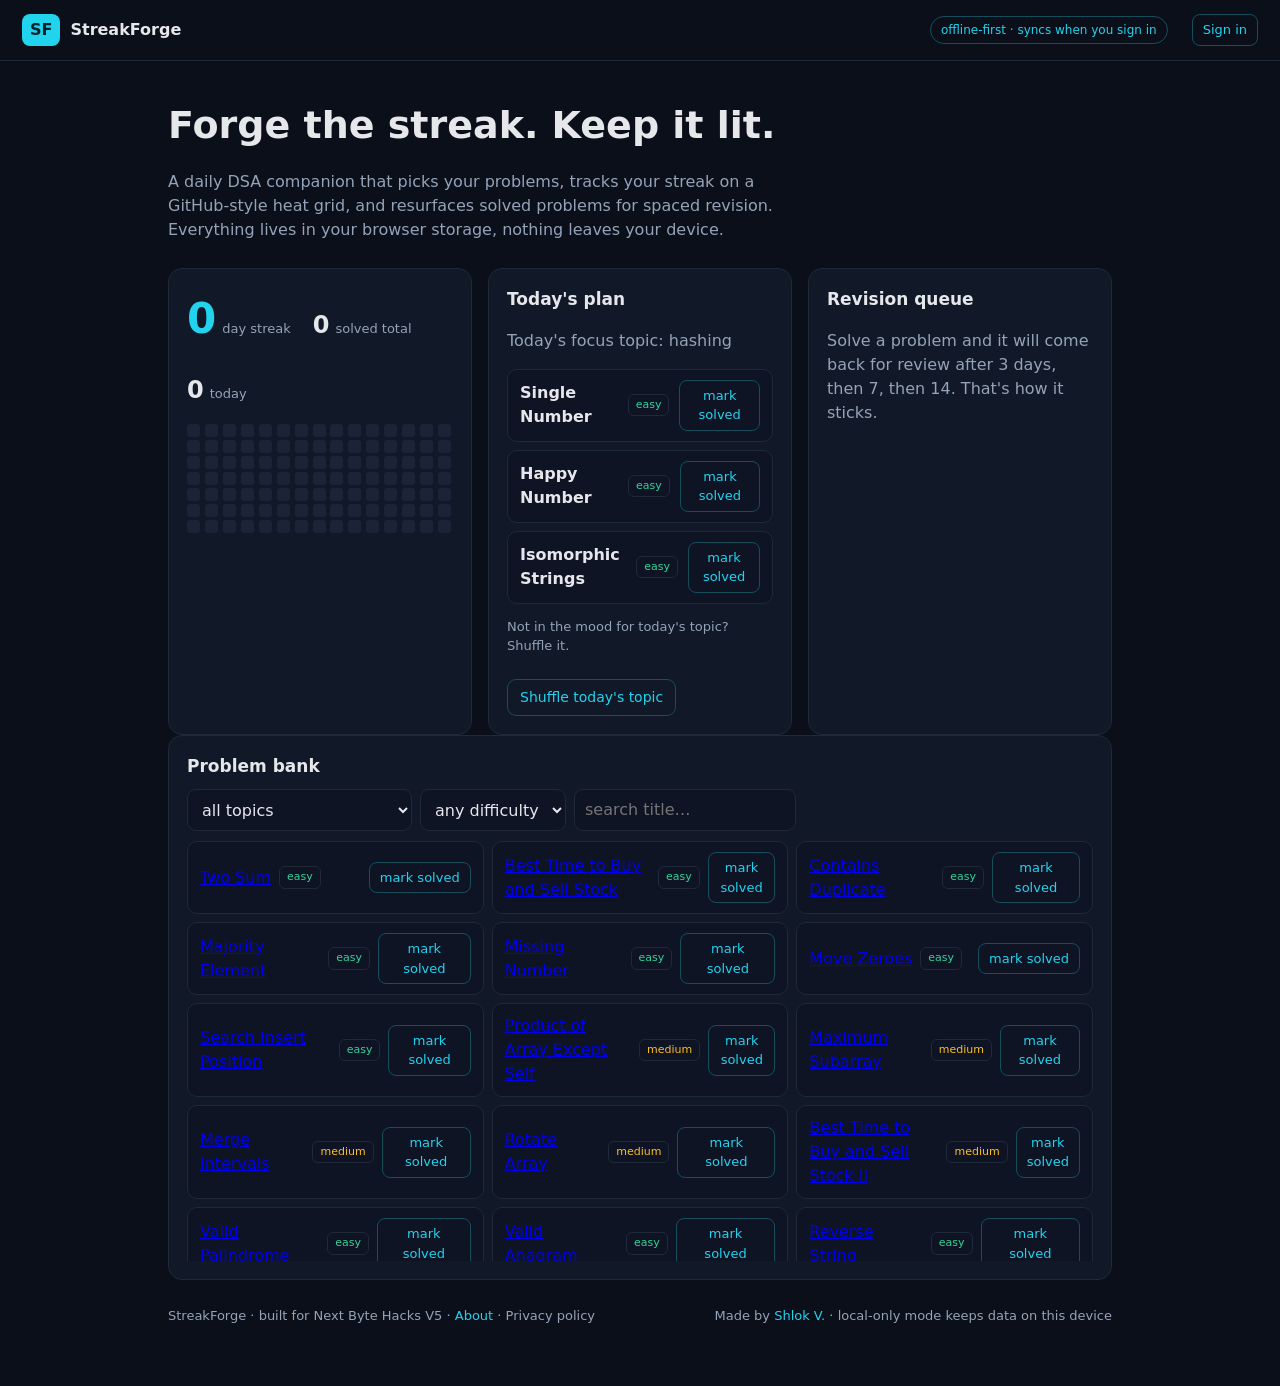
<file: index.html>
<!DOCTYPE html>
<html lang="en">
<head>
<meta charset="utf-8">
<meta name="viewport" content="width=device-width, initial-scale=1">
<title>StreakForge · DSA streak companion</title>
<meta name="description" content="Offline-first DSA streak companion: daily problem picks, a contribution-style heatmap and a spaced-repetition revision queue. All data stays on your device.">
<meta name="theme-color" content="#0b0f19">
<link rel="manifest" href="manifest.json">
<link rel="icon" href="icon.svg" type="image/svg+xml">
<link rel="stylesheet" href="styles.css">
</head>
<body>
<header>
  <span class="logo">SF</span>
  <span class="name">StreakForge</span>
  <span id="engine-badge" class="badge">offline-first · syncs when you sign in</span>
  <nav id="account" class="acct"></nav>
</header>
<main>
  <h1>Forge the streak. Keep it lit.</h1>
  <p class="sub">A daily DSA companion that picks your problems, tracks your streak on a GitHub-style heat grid, and resurfaces solved problems for spaced revision. Everything lives in your browser storage, nothing leaves your device.</p>

  <section class="grid">
    <div class="card" id="streak-card">
      <div class="kpi">
        <div><span id="streak" class="big">0</span><span class="unit">day streak</span></div>
        <div><span id="total-solved" class="mid">0</span><span class="unit">solved total</span></div>
        <div><span id="today-count" class="mid">0</span><span class="unit">today</span></div>
      </div>
      <div id="heatmap" class="heat" aria-label="last 15 weeks of activity"></div>
    </div>

    <div class="card">
      <h2>Today's plan</h2>
      <p id="plan-topic" class="muted"></p>
      <ul id="plan-list" class="plan"></ul>
      <p class="muted small">Not in the mood for today's topic? Shuffle it.</p>
      <button id="shuffle" class="ghost">Shuffle today's topic</button>
    </div>

    <div class="card">
      <h2>Revision queue</h2>
      <p id="rev-empty" class="muted">Solve a problem and it will come back for review after 3 days, then 7, then 14. That's how it sticks.</p>
      <ul id="rev-list" class="plan"></ul>
    </div>
  </section>

  <section class="card">
    <h2>Problem bank</h2>
    <div class="filters">
      <select id="f-topic"></select>
      <select id="f-diff"></select>
      <input id="f-q" type="search" placeholder="search title…">
    </div>
    <ul id="bank-list" class="bank"></ul>
  </section>

  <footer>
    <span>StreakForge · built for Next Byte Hacks V5 · <a href="about.html" style="color:var(--acc);text-decoration:none">About</a> · <a href="privacy.html" style="color:var(--mut);text-decoration:none">Privacy policy</a></span>
    <span class="muted">Made by <a href="https://shlok.is-a.dev" style="color:var(--acc);text-decoration:none">Shlok V.</a> · local-only mode keeps data on this device</span>
  </footer>
</main>
<script src="bank.js"></script>
<script src="config.js"></script>
<script src="app.js"></script>
</body>
</html>
</file>
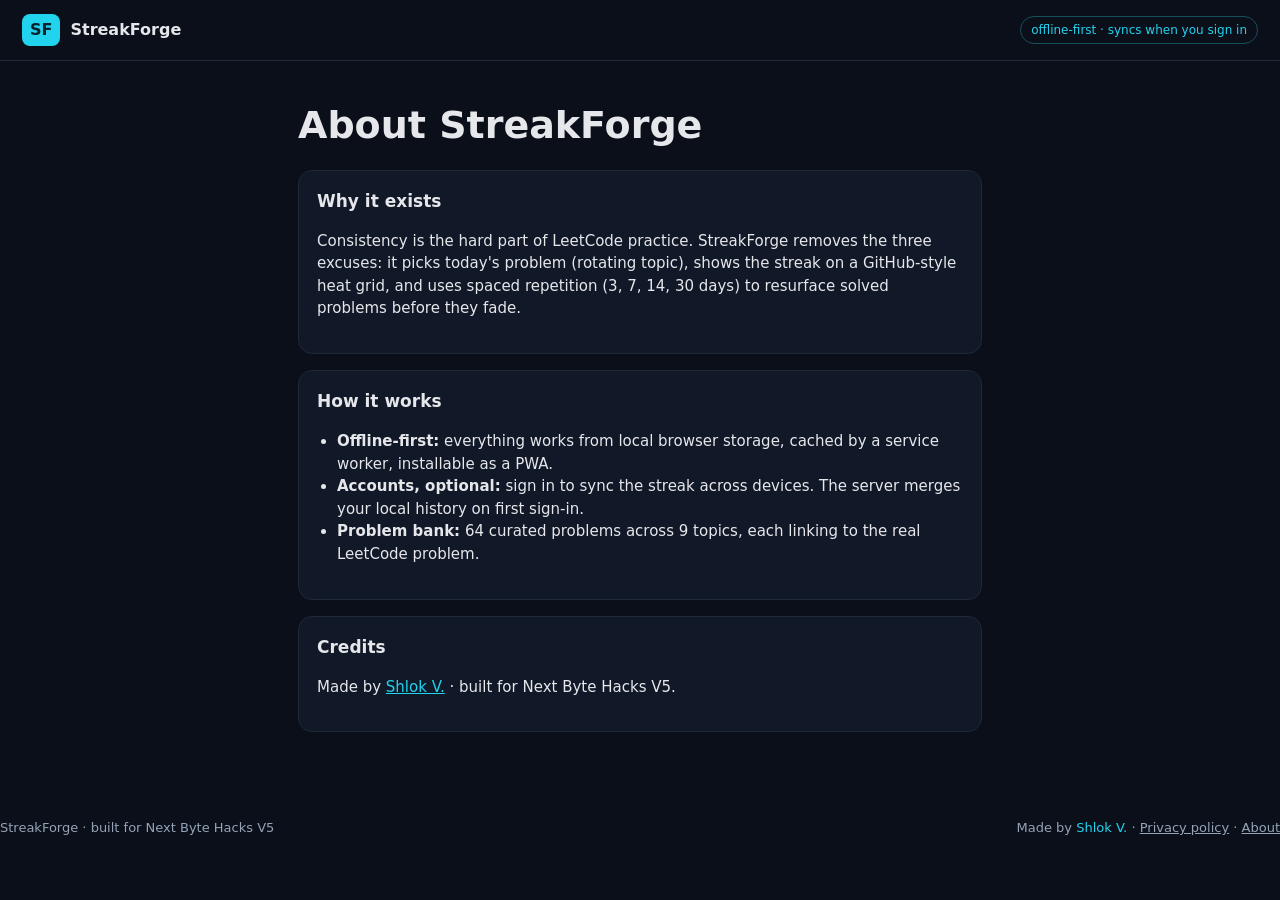
<file: about.html>
<!DOCTYPE html>
<html lang="en">
<head>
<meta charset="utf-8">
<meta name="viewport" content="width=device-width, initial-scale=1">
<title>About · StreakForge</title>
<meta name="theme-color" content="#0b0f19">
<link rel="icon" href="icon.svg" type="image/svg+xml">
<link rel="stylesheet" href="styles.css">
<style>
.page{max-width:720px;margin:0 auto}
.page section{background:var(--panel);border:1px solid var(--line);border-radius:14px;padding:18px;margin-top:16px}
.page h2{font-size:17px}
.page p,.page li{font-size:15px}
.page ul{padding-left:20px}
.page a{color:var(--acc)}
</style>
</head>
<body>
<header>
  <a href="index.html" style="display:flex;align-items:center;gap:10px;color:inherit;text-decoration:none">
    <span class="logo">SF</span><span class="name">StreakForge</span>
  </a>
  <span class="badge">offline-first · syncs when you sign in</span>
</header>
<main class="page">
  <h1>About StreakForge</h1>
  <section>
    <h2>Why it exists</h2>
    <p>Consistency is the hard part of LeetCode practice. StreakForge removes the three excuses: it picks today's problem (rotating topic), shows the streak on a GitHub-style heat grid, and uses spaced repetition (3, 7, 14, 30 days) to resurface solved problems before they fade.</p>
  </section>
  <section>
    <h2>How it works</h2>
    <ul>
      <li><strong>Offline-first:</strong> everything works from local browser storage, cached by a service worker, installable as a PWA.</li>
      <li><strong>Accounts, optional:</strong> sign in to sync the streak across devices. The server merges your local history on first sign-in.</li>
      <li><strong>Problem bank:</strong> 64 curated problems across 9 topics, each linking to the real LeetCode problem.</li>
    </ul>
  </section>
  <section>
    <h2>Credits</h2>
    <p>Made by <a href="https://shlok.is-a.dev">Shlok V.</a> · built for Next Byte Hacks V5.</p>
  </section>
</main>
<footer>
  <span>StreakForge · built for Next Byte Hacks V5</span>
  <span class="muted">Made by <a href="https://shlok.is-a.dev" style="color:var(--acc);text-decoration:none">Shlok V.</a> · <a href="privacy.html" style="color:var(--mut)">Privacy policy</a> · <a href="about.html" style="color:var(--mut)">About</a></span>
</footer>
</body>
</html>
</file>
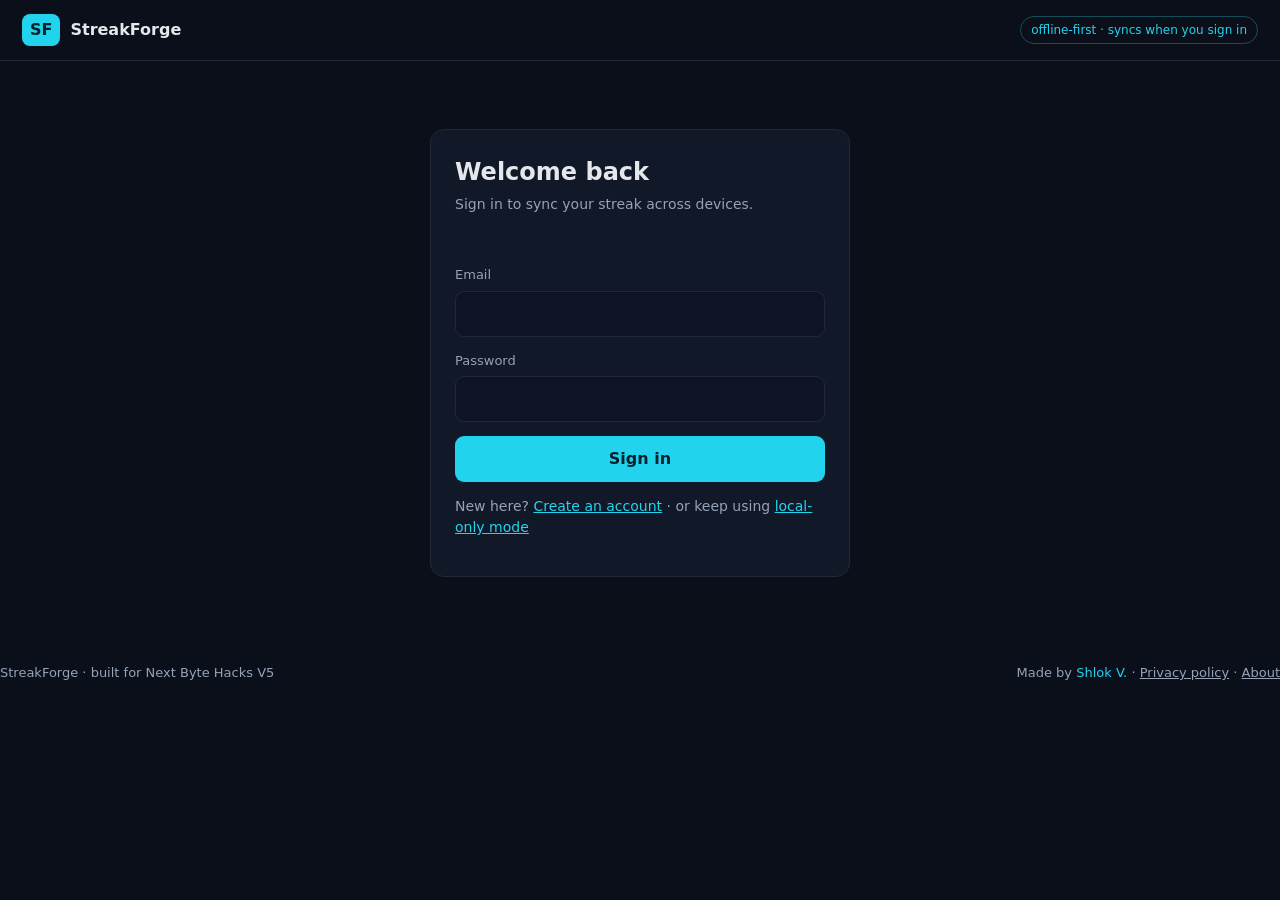
<file: login.html>
<!DOCTYPE html>
<html lang="en">
<head>
<meta charset="utf-8">
<meta name="viewport" content="width=device-width, initial-scale=1">
<title>Sign in · StreakForge</title>
<meta name="theme-color" content="#0b0f19">
<link rel="icon" href="icon.svg" type="image/svg+xml">
<link rel="stylesheet" href="styles.css">
<style>
.auth-wrap{max-width:420px;margin:40px auto 0}
.auth-card{background:var(--panel);border:1px solid var(--line);border-radius:14px;padding:24px}
.auth-card h1{font-size:24px;margin:0 0 4px}
.auth-card p.muted{margin:0 0 18px;font-size:14px}
.field{display:block;margin-bottom:14px}
.field span{display:block;font-size:13px;color:var(--mut);margin-bottom:6px}
.field input{width:100%;font:inherit;background:var(--panel2);color:var(--txt);border:1px solid var(--line);border-radius:9px;padding:10px 12px}
.primary{width:100%;font:inherit;font-weight:700;background:var(--acc);color:#06222b;border:none;border-radius:9px;padding:11px 14px;cursor:pointer}
.primary:disabled{opacity:.6;cursor:wait}
.msg{font-size:14px;margin:0 0 14px;min-height:18px}
.msg.err{color:#f87171}.msg.ok{color:var(--good)}
.swap{font-size:14px;color:var(--mut);margin-top:14px}
.swap a{color:var(--acc)}
</style>
</head>
<body>
<header>
  <a href="index.html" style="display:flex;align-items:center;gap:10px;color:inherit;text-decoration:none">
    <span class="logo">SF</span><span class="name">StreakForge</span>
  </a>
  <span class="badge">offline-first · syncs when you sign in</span>
</header>
<main>
  <div class="auth-wrap">
    <div class="auth-card">
      <h1>Welcome back</h1>
      <p class="muted">Sign in to sync your streak across devices.</p>
      <p id="msg" class="msg"></p>
      <form id="form">
        <label class="field"><span>Email</span><input id="email" type="email" autocomplete="email" required></label>
        <label class="field"><span>Password</span><input id="password" type="password" autocomplete="current-password" required></label>
        <button id="go" class="primary" type="submit">Sign in</button>
      </form>
      <p class="swap">New here? <a href="register.html">Create an account</a> · or keep using <a href="index.html">local-only mode</a></p>
    </div>
  </div>
</main>
<footer>
  <span>StreakForge · built for Next Byte Hacks V5</span>
  <span class="muted">Made by <a href="https://shlok.is-a.dev" style="color:var(--acc);text-decoration:none">Shlok V.</a> · <a href="privacy.html" style="color:var(--mut)">Privacy policy</a> · <a href="about.html" style="color:var(--mut)">About</a></span>
</footer>
<script>
const $ = id => document.getElementById(id);
$("form").addEventListener("submit", async e => {
  e.preventDefault();
  const btn = $("go"); btn.disabled = true;
  $("msg").className = "msg"; $("msg").textContent = "Signing in…";
  try {
    const res = await fetch(API_BASE + "/api/auth/login", {
      method: "POST", headers: {"Content-Type": "application/json"},
      body: JSON.stringify({email: $("email").value.trim(), password: $("password").value})
    });
    const data = await res.json();
    if (!res.ok) throw new Error(data.error || "Sign-in failed.");
    localStorage.setItem("sf_token", data.token);
    localStorage.setItem("sf_user", JSON.stringify(data.user));
    location.href = "index.html";
  } catch (err) {
    $("msg").className = "msg err"; $("msg").textContent = err.message;
    btn.disabled = false;
  }
});
</script>
<script src="config.js"></script>
</body>
</html>
</file>
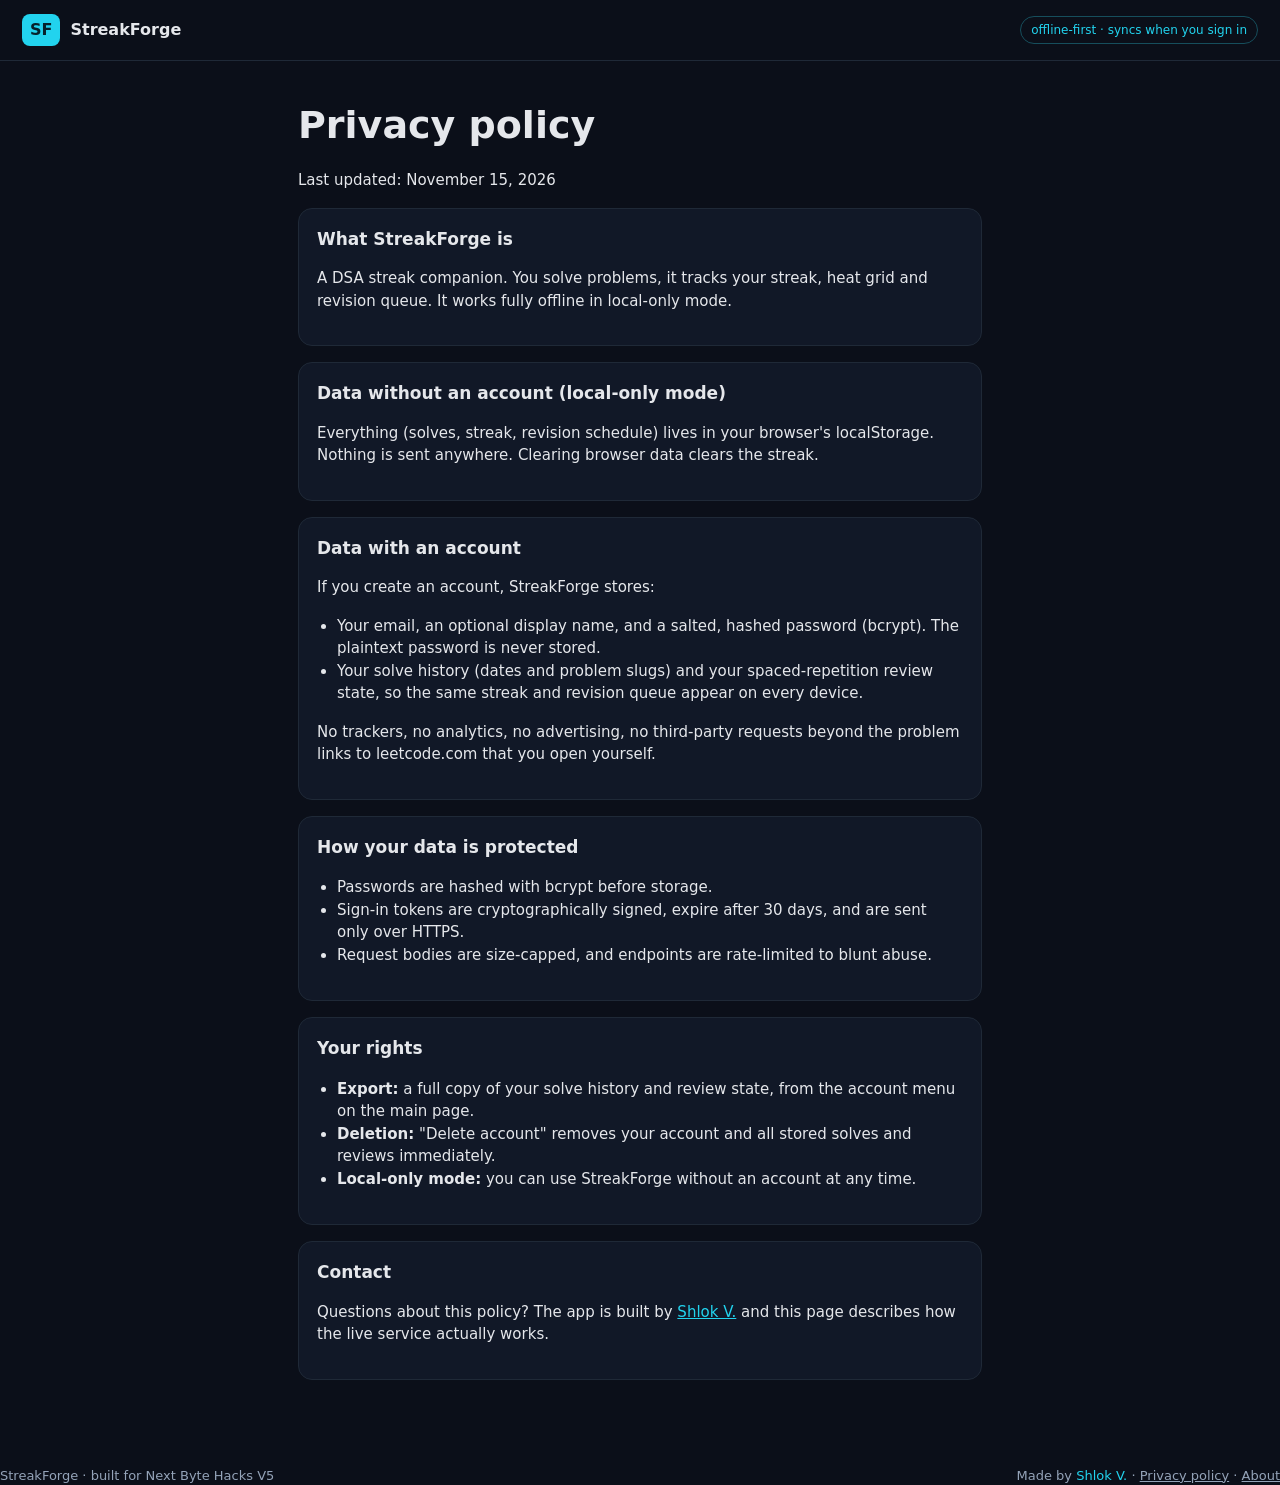
<file: privacy.html>
<!DOCTYPE html>
<html lang="en">
<head>
<meta charset="utf-8">
<meta name="viewport" content="width=device-width, initial-scale=1">
<title>Privacy policy · StreakForge</title>
<meta name="theme-color" content="#0b0f19">
<link rel="icon" href="icon.svg" type="image/svg+xml">
<link rel="stylesheet" href="styles.css">
<style>
.page{max-width:720px;margin:0 auto}
.page h1{font-size:clamp(26px,4vw,38px)}
.page section{background:var(--panel);border:1px solid var(--line);border-radius:14px;padding:18px;margin-top:16px}
.page h2{font-size:17px}
.page p,.page li{color:var(--txt);font-size:15px}
.page ul{padding-left:20px}
.page a{color:var(--acc)}
</style>
</head>
<body>
<header>
  <a href="index.html" style="display:flex;align-items:center;gap:10px;color:inherit;text-decoration:none">
    <span class="logo">SF</span><span class="name">StreakForge</span>
  </a>
  <span class="badge">offline-first · syncs when you sign in</span>
</header>
<main class="page">
  <h1>Privacy policy</h1>
  <p class="muted">Last updated: November 15, 2026</p>

  <section>
    <h2>What StreakForge is</h2>
    <p>A DSA streak companion. You solve problems, it tracks your streak, heat grid and revision queue. It works fully offline in local-only mode.</p>
  </section>

  <section>
    <h2>Data without an account (local-only mode)</h2>
    <p>Everything (solves, streak, revision schedule) lives in your browser's localStorage. Nothing is sent anywhere. Clearing browser data clears the streak.</p>
  </section>

  <section>
    <h2>Data with an account</h2>
    <p>If you create an account, StreakForge stores:</p>
    <ul>
      <li>Your email, an optional display name, and a salted, hashed password (bcrypt). The plaintext password is never stored.</li>
      <li>Your solve history (dates and problem slugs) and your spaced-repetition review state, so the same streak and revision queue appear on every device.</li>
    </ul>
    <p>No trackers, no analytics, no advertising, no third-party requests beyond the problem links to leetcode.com that you open yourself.</p>
  </section>

  <section>
    <h2>How your data is protected</h2>
    <ul>
      <li>Passwords are hashed with bcrypt before storage.</li>
      <li>Sign-in tokens are cryptographically signed, expire after 30 days, and are sent only over HTTPS.</li>
      <li>Request bodies are size-capped, and endpoints are rate-limited to blunt abuse.</li>
    </ul>
  </section>

  <section>
    <h2>Your rights</h2>
    <ul>
      <li><strong>Export:</strong> a full copy of your solve history and review state, from the account menu on the main page.</li>
      <li><strong>Deletion:</strong> "Delete account" removes your account and all stored solves and reviews immediately.</li>
      <li><strong>Local-only mode:</strong> you can use StreakForge without an account at any time.</li>
    </ul>
  </section>

  <section>
    <h2>Contact</h2>
    <p>Questions about this policy? The app is built by <a href="https://shlok.is-a.dev">Shlok V.</a> and this page describes how the live service actually works.</p>
  </section>
</main>
<footer>
  <span>StreakForge · built for Next Byte Hacks V5</span>
  <span class="muted">Made by <a href="https://shlok.is-a.dev" style="color:var(--acc);text-decoration:none">Shlok V.</a> · <a href="privacy.html" style="color:var(--mut)">Privacy policy</a> · <a href="about.html" style="color:var(--mut)">About</a></span>
</footer>
</body>
</html>
</file>
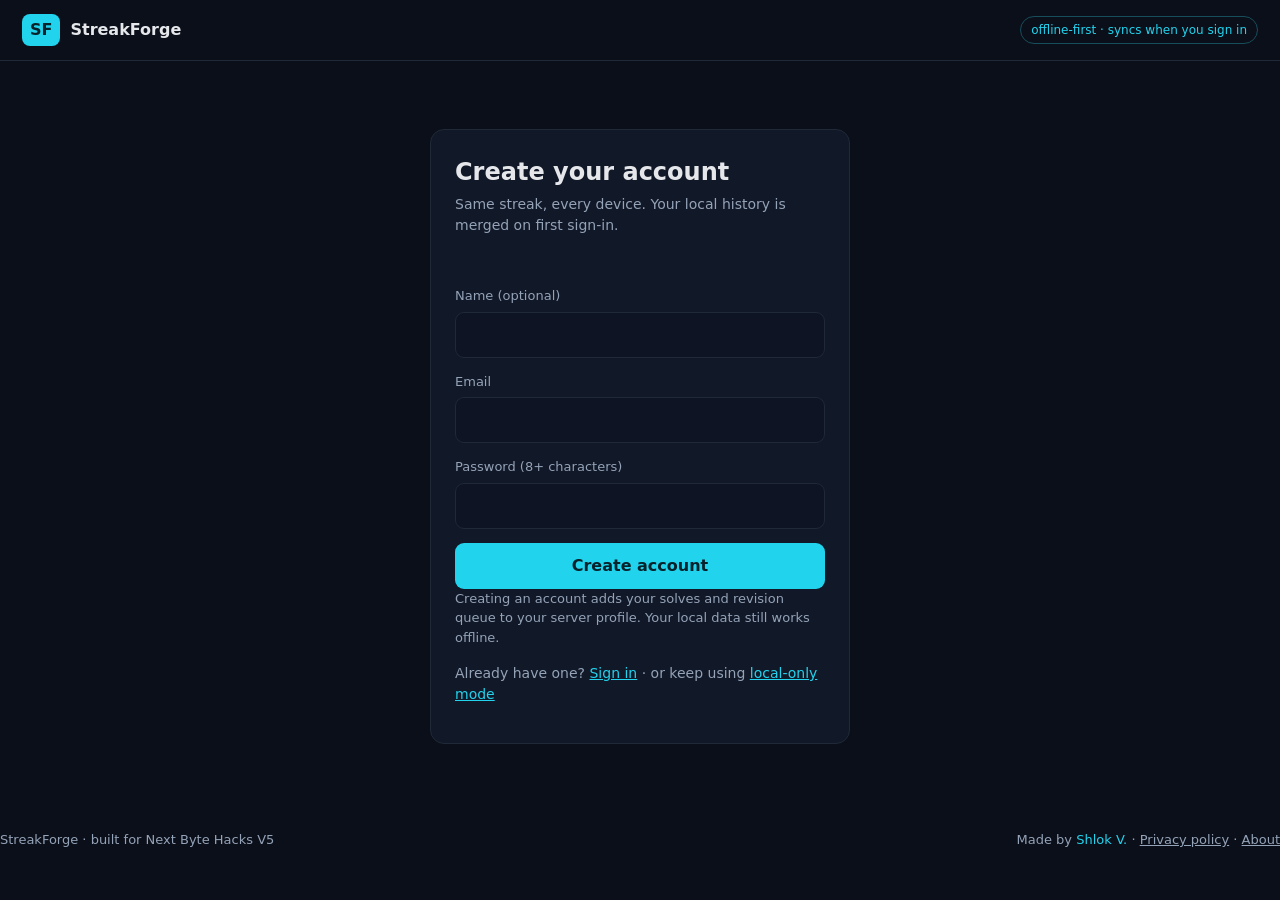
<file: register.html>
<!DOCTYPE html>
<html lang="en">
<head>
<meta charset="utf-8">
<meta name="viewport" content="width=device-width, initial-scale=1">
<title>Create account · StreakForge</title>
<meta name="theme-color" content="#0b0f19">
<link rel="icon" href="icon.svg" type="image/svg+xml">
<link rel="stylesheet" href="styles.css">
<style>
.auth-wrap{max-width:420px;margin:40px auto 0}
.auth-card{background:var(--panel);border:1px solid var(--line);border-radius:14px;padding:24px}
.auth-card h1{font-size:24px;margin:0 0 4px}
.auth-card p.muted{margin:0 0 18px;font-size:14px}
.field{display:block;margin-bottom:14px}
.field span{display:block;font-size:13px;color:var(--mut);margin-bottom:6px}
.field input{width:100%;font:inherit;background:var(--panel2);color:var(--txt);border:1px solid var(--line);border-radius:9px;padding:10px 12px}
.primary{width:100%;font:inherit;font-weight:700;background:var(--acc);color:#06222b;border:none;border-radius:9px;padding:11px 14px;cursor:pointer}
.primary:disabled{opacity:.6;cursor:wait}
.msg{font-size:14px;margin:0 0 14px;min-height:18px}
.msg.err{color:#f87171}.msg.ok{color:var(--good)}
.swap{font-size:14px;color:var(--mut);margin-top:14px}
.swap a{color:var(--acc)}
.note{font-size:13px;color:var(--mut);margin:0 0 16px}
</style>
</head>
<body>
<header>
  <a href="index.html" style="display:flex;align-items:center;gap:10px;color:inherit;text-decoration:none">
    <span class="logo">SF</span><span class="name">StreakForge</span>
  </a>
  <span class="badge">offline-first · syncs when you sign in</span>
</header>
<main>
  <div class="auth-wrap">
    <div class="auth-card">
      <h1>Create your account</h1>
      <p class="muted">Same streak, every device. Your local history is merged on first sign-in.</p>
      <p id="msg" class="msg"></p>
      <form id="form">
        <label class="field"><span>Name (optional)</span><input id="name" type="text" maxlength="60" autocomplete="name"></label>
        <label class="field"><span>Email</span><input id="email" type="email" autocomplete="email" required></label>
        <label class="field"><span>Password (8+ characters)</span><input id="password" type="password" minlength="8" autocomplete="new-password" required></label>
        <button id="go" class="primary" type="submit">Create account</button>
      </form>
      <p class="note">Creating an account adds your solves and revision queue to your server profile. Your local data still works offline.</p>
      <p class="swap">Already have one? <a href="login.html">Sign in</a> · or keep using <a href="index.html">local-only mode</a></p>
    </div>
  </div>
</main>
<footer>
  <span>StreakForge · built for Next Byte Hacks V5</span>
  <span class="muted">Made by <a href="https://shlok.is-a.dev" style="color:var(--acc);text-decoration:none">Shlok V.</a> · <a href="privacy.html" style="color:var(--mut)">Privacy policy</a> · <a href="about.html" style="color:var(--mut)">About</a></span>
</footer>
<script>
const $ = id => document.getElementById(id);
$("form").addEventListener("submit", async e => {
  e.preventDefault();
  const btn = $("go"); btn.disabled = true;
  $("msg").className = "msg"; $("msg").textContent = "Creating account…";
  try {
    const res = await fetch(API_BASE + "/api/auth/register", {
      method: "POST", headers: {"Content-Type": "application/json"},
      body: JSON.stringify({email: $("email").value.trim(), password: $("password").value, name: $("name").value.trim()})
    });
    const data = await res.json();
    if (!res.ok) throw new Error(data.error || "Sign-up failed.");
    localStorage.setItem("sf_token", data.token);
    localStorage.setItem("sf_user", JSON.stringify(data.user));
    location.href = "index.html";
  } catch (err) {
    $("msg").className = "msg err"; $("msg").textContent = err.message;
    btn.disabled = false;
  }
});
</script>
<script src="config.js"></script>
</body>
</html>
</file>
<file: styles.css>
:root{--bg:#0b0f19;--panel:#111827;--panel2:#0e1424;--line:#1f2937;--txt:#e5e7eb;--mut:#94a3b8;--acc:#22d3ee;--good:#34d399;--warn:#fbbf24}
*{box-sizing:border-box}body{margin:0;font:16px/1.5 system-ui,-apple-system,Segoe UI,Roboto,sans-serif;background:var(--bg);color:var(--txt)}
header{display:flex;align-items:center;gap:10px;padding:14px 22px;border-bottom:1px solid var(--line)}
.logo{background:var(--acc);color:#06222b;font-weight:800;border-radius:8px;padding:4px 8px}.name{font-weight:700}
.badge{margin-left:auto;font-size:12px;color:var(--acc);border:1px solid #164e5c;border-radius:999px;padding:4px 10px}
main{max-width:980px;margin:0 auto;padding:28px 18px 60px}
h1{font-size:clamp(26px,4vw,38px);margin:8px 0 6px}.sub{color:var(--mut);max-width:640px}
.grid{display:grid;grid-template-columns:repeat(auto-fit,minmax(290px,1fr));gap:16px;margin-top:26px}
.card{background:var(--panel);border:1px solid var(--line);border-radius:14px;padding:18px}
h2{margin:0 0 8px;font-size:17px}.muted{color:var(--mut)}.small{font-size:13px}
.kpi{display:flex;gap:22px;align-items:baseline;flex-wrap:wrap}
.big{font-size:42px;font-weight:800;color:var(--acc)}.mid{font-size:24px;font-weight:700}.unit{margin-left:6px;color:var(--mut);font-size:13px}
.heat{display:grid;grid-auto-flow:column;grid-template-rows:repeat(7,13px);gap:3px;margin-top:16px;overflow-x:auto;padding-bottom:4px}
.heat i{width:13px;height:13px;border-radius:3px;background:#1b2436}
.heat i.l1{background:#0e7490}.heat i.l2{background:#0891b2}.heat i.l3{background:#22d3ee}
.plan{list-style:none;margin:10px 0 0;padding:0;display:flex;flex-direction:column;gap:8px}
.plan li{display:flex;align-items:center;gap:10px;background:var(--panel2);border:1px solid var(--line);border-radius:10px;padding:10px 12px}
.plan a{color:var(--txt);text-decoration:none;font-weight:600}
.plan a:hover{color:var(--acc)}.tag{font-size:11px;border-radius:6px;padding:2px 7px;border:1px solid var(--line);color:var(--mut);white-space:nowrap}
.tag.easy{color:var(--good)}.tag.medium{color:var(--warn)}.tag.hard{color:#f87171}
.done-btn{margin-left:auto;font:inherit;font-size:13px;background:transparent;color:var(--acc);border:1px solid #164e5c;border-radius:8px;padding:5px 10px;cursor:pointer}
.done-btn.on{background:var(--good);color:#05231a;border-color:var(--good);font-weight:700}
.ghost{font:inherit;font-size:14px;background:transparent;color:var(--acc);border:1px solid #164e5c;border-radius:9px;padding:7px 12px;cursor:pointer;margin-top:10px}
.filters{display:flex;gap:8px;flex-wrap:wrap;margin:10px 0}
select,input[type=search]{background:var(--panel2);color:var(--txt);border:1px solid var(--line);border-radius:9px;padding:8px 10px;font:inherit}
.bank{list-style:none;margin:8px 0 0;padding:0;display:grid;grid-template-columns:repeat(auto-fill,minmax(280px,1fr));gap:8px;max-height:420px;overflow:auto}
.bank li{background:var(--panel2);border:1px solid var(--line);border-radius:10px;padding:10px 12px;display:flex;gap:8px;align-items:center}
footer{display:flex;justify-content:space-between;gap:10px;flex-wrap:wrap;margin-top:26px;color:var(--mut);font-size:13px}

.acct{margin-left:14px;display:flex;align-items:center;gap:8px;font-size:13px}
.acct a{color:var(--acc);text-decoration:none;border:1px solid #164e5c;border-radius:8px;padding:5px 10px}
.acct .who{color:var(--mut)}
.acct button{font:inherit;font-size:13px;background:transparent;color:var(--mut);border:1px solid var(--line);border-radius:8px;padding:5px 10px;cursor:pointer}
.acct button:hover{color:var(--txt)}
</file>
